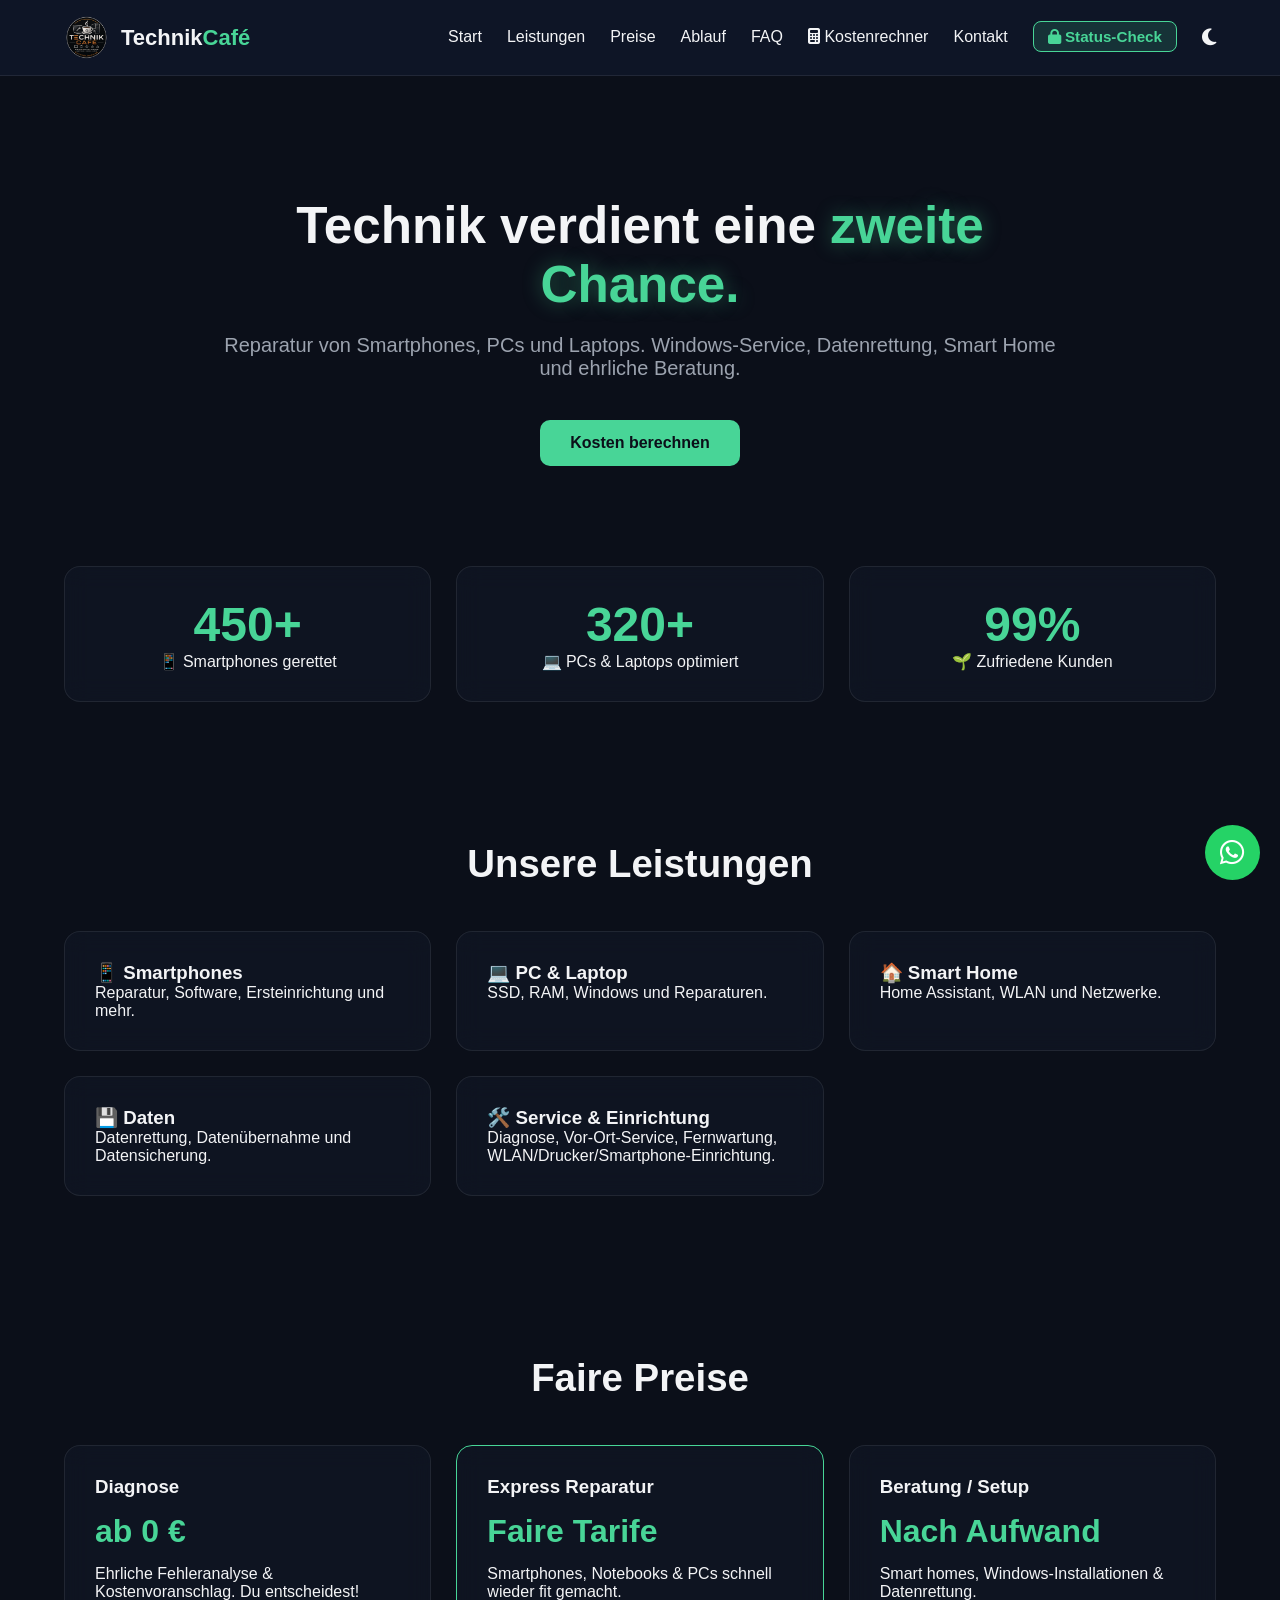
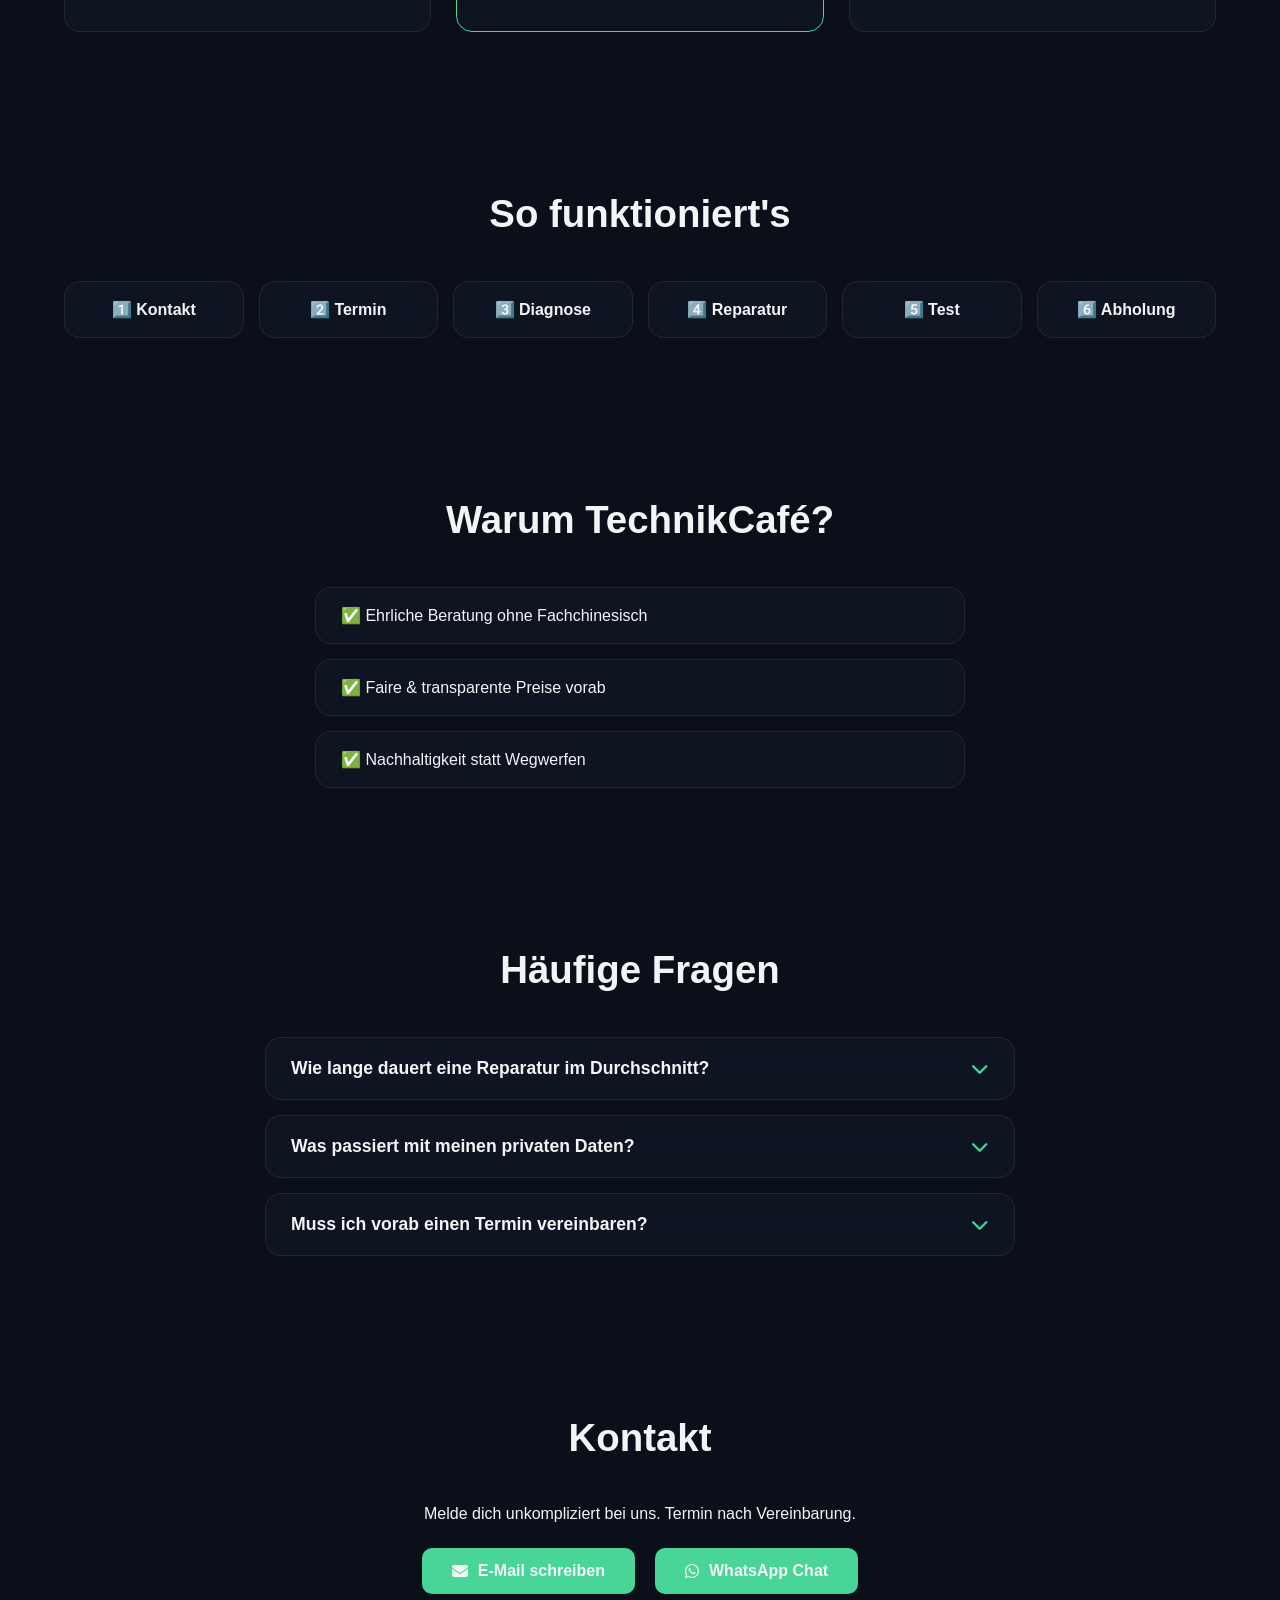
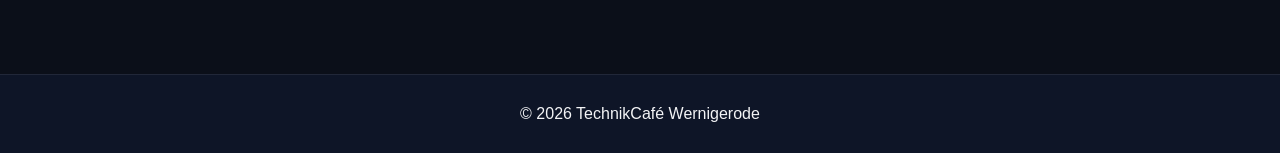
<file: index.html>
<!DOCTYPE html>
<html lang="de">
<head>
    <meta charset="UTF-8">
    <meta name="viewport" content="width=device-width, initial-scale=1.0">
    <title>TechnikCafé Wernigerode | Technik. Reparatur. Beratung.</title>
    <meta name="description" content="TechnikCafé in Wernigerode: Reparatur, IT-Service und Smart-Home-Einrichtung für PC, Notebook und Smartphone. Persönliche Beratung vor Ort.">
    <link rel="canonical" href="https://technikcafe.com/">
    <link rel="icon" type="image/x-icon" href="/favicon.ico">
    <link rel="apple-touch-icon" href="/favicon.ico">
    <link rel="stylesheet" href="style.css?v=2.1">
    <link rel="stylesheet" href="https://cdnjs.cloudflare.com/ajax/libs/font-awesome/6.4.0/css/all.min.css">
    <script type="application/ld+json">
    {
      "@context": "https://schema.org",
      "@type": "ElectronicsStore",
      "name": "TechnikCafé",
      "image": "https://technikcafe.com/assets/img/tc.png",
      "url": "https://technikcafe.com/",
      "address": {
        "@type": "PostalAddress",
        "addressLocality": "Wernigerode",
        "addressRegion": "Sachsen-Anhalt",
        "addressCountry": "DE"
      },
      "areaServed": "Wernigerode",
      "description": "Reparatur, IT-Service und Smart-Home-Einrichtung für PC, Notebook und Smartphone in Wernigerode."
    }
    </script>
</head>
<body>

    <div class="bg-animation"></div>

    <header>
        <nav>
            <div class="logo">
                <img src="assets/img/tc.png" alt="TechnikCafé Logo">
                <span>Technik<span class="accent">Café</span></span>
            </div>
            
            <input type="checkbox" id="menu-toggle" class="menu-toggle">
            <label for="menu-toggle" class="menu-hamburger">
                <span></span>
                <span></span>
                <span></span>
            </label>
            <label for="menu-toggle" class="nav-backdrop"></label>

            <ul>
                <li><a href="#start">Start</a></li>
                <li><a href="#leistungen">Leistungen</a></li>
                <li><a href="#preise">Preise</a></li>
                <li><a href="#ablauf">Ablauf</a></li>
                <li><a href="#faq">FAQ</a></li>
                <li><a href="#" id="calc-open-btn"><i class="fas fa-calculator"></i> Kostenrechner</a></li>
                <li><a href="#kontakt">Kontakt</a></li>
                <li><a href="#" id="login-open-btn" class="nav-login-btn"><i class="fas fa-lock"></i> Status-Check</a></li>
                <li>
                    <button id="theme-toggle" class="theme-btn" aria-label="Farbschema wechseln">
                        <i class="fas fa-moon id-dark"></i>
                        <i class="fas fa-sun id-light" style="display: none;"></i>
                    </button>
                </li>
            </ul>
        </nav>

        <section id="start" class="hero">
            <h1>Technik verdient eine <span class="glow-text">zweite Chance.</span></h1>
            <p>Reparatur von Smartphones, PCs und Laptops. Windows-Service, Datenrettung, Smart Home und ehrliche Beratung.</p>
            <a href="#" id="hero-calc-btn" class="button glow-btn">Kosten berechnen</a>
        </section>
    </header>

    <main>
        <section id="stats" class="stats">
            <div class="cards stats-grid">
                <div class="card glass stat-card">
                    <div class="stat-wrapper"><span class="stat-number" data-target="450">0</span><span class="stat-suffix">+</span></div>
                    <p>📱 Smartphones gerettet</p>
                </div>
                <div class="card glass stat-card">
                    <div class="stat-wrapper"><span class="stat-number" data-target="320">0</span><span class="stat-suffix">+</span></div>
                    <p>💻 PCs & Laptops optimiert</p>
                </div>
                <div class="card glass stat-card">
                    <div class="stat-wrapper"><span class="stat-number" data-target="99">0</span><span class="stat-suffix">%</span></div>
                    <p>🌱 Zufriedene Kunden</p>
                </div>
            </div>
        </section>

        <section id="leistungen" class="leistungen">
            <h2>Unsere Leistungen</h2>
            <div class="cards">
                <div class="card glass">
                    <h3>📱 Smartphones</h3>
                    <p>Reparatur, Software, Ersteinrichtung und mehr.</p>
                </div>
                <div class="card glass">
                    <h3>💻 PC & Laptop</h3>
                    <p>SSD, RAM, Windows und Reparaturen.</p>
                </div>
                <div class="card glass">
                    <h3>🏠 Smart Home</h3>
                    <p>Home Assistant, WLAN und Netzwerke.</p>
                </div>
                <div class="card glass">
                    <h3>💾 Daten</h3>
                    <p>Datenrettung, Datenübernahme und Datensicherung.</p>
                </div>
                <div class="card glass">
                    <h3>🛠️ Service & Einrichtung</h3>
                    <p>Diagnose, Vor-Ort-Service, Fernwartung, WLAN/Drucker/Smartphone-Einrichtung.</p>
                </div>
            </div>
        </section>

        <section id="preise" class="preise">
            <h2>Faire Preise</h2>
            <div class="cards">
                <div class="card glass price-card">
                    <h3>Diagnose</h3>
                    <div class="price">ab 0 €</div>
                    <p>Ehrliche Fehleranalyse & Kostenvoranschlag. Du entscheidest!</p>
                </div>
                <div class="card glass price-card featured">
                    <h3>Express Reparatur</h3>
                    <div class="price">Faire Tarife</div>
                    <p>Smartphones, Notebooks & PCs schnell wieder fit gemacht.</p>
                </div>
                <div class="card glass price-card">
                    <h3>Beratung / Setup</h3>
                    <div class="price">Nach Aufwand</div>
                    <p>Smart homes, Windows-Installationen & Datenrettung.</p>
                </div>
            </div>
        </section>

        <section id="ablauf" class="ablauf">
            <h2>So funktioniert's</h2>
            <div class="timeline">
                <div class="glass">1️⃣ Kontakt</div>
                <div class="glass">2️⃣ Termin</div>
                <div class="glass">3️⃣ Diagnose</div>
                <div class="glass">4️⃣ Reparatur</div>
                <div class="glass">5️⃣ Test</div>
                <div class="glass">6️⃣ Abholung</div>
            </div>
        </section>

        <section class="warum">
            <h2>Warum TechnikCafé?</h2>
            <ul class="warum-list">
                <li class="glass">✅ Ehrliche Beratung ohne Fachchinesisch</li>
                <li class="glass">✅ Faire & transparente Preise vorab</li>
                <li class="glass">✅ Nachhaltigkeit statt Wegwerfen</li>
            </ul>
        </section>

        <section id="faq" class="faq">
            <h2>Häufige Fragen</h2>
            <div class="faq-container">
                <div class="faq-item glass">
                    <div class="faq-question">
                        <span>Wie lange dauert eine Reparatur im Durchschnitt?</span>
                        <i class="fas fa-chevron-down"></i>
                    </div>
                    <div class="faq-answer">
                        <p>Viele Smartphone-Reparaturen (wie Display- oder Akkuwechsel) erledigen wir innerhalb weniger Stunden. Bei aufwendigeren PC-Fehlersuchen oder Datenrettungen kann es 1-3 Werktage dauern. Wir geben dir bei der Diagnose immer eine genaue Einschätzung.</p>
                    </div>
                </div>

                <div class="faq-item glass">
                    <div class="faq-question">
                        <span>Was passiert mit meinen privaten Daten?</span>
                        <i class="fas fa-chevron-down"></i>
                    </div>
                    <div class="faq-answer">
                        <p>Deine Daten sind bei uns absolut sicher. Datenschutz hat höchste Priorität. Sofern es für die Reparatur nicht zwingend notwendig ist, verlangen wir keine Sperrcodes. Vor größeren Eingriffen versuchen wir zudem immer, deine Daten redundant zu sichern.</p>
                    </div>
                </div>

                <div class="faq-item glass">
                    <div class="faq-question">
                        <span>Muss ich vorab einen Termin vereinbaren?</span>
                        <i class="fas fa-chevron-down"></i>
                    </div>
                    <div class="faq-answer">
                        <p>Ja, bitte halte kurz Rücksprache mit uns per WhatsApp oder E-Mail. Da wir uns für jede Beratung und Diagnose ausreichend Zeit nehmen möchten, arbeiten wir ausschließlich nach vorheriger Terminvereinbarung.</p>
                    </div>
                </div>
            </div>
        </section>

        <section id="kontakt" class="kontakt">
            <h2>Kontakt</h2>
            <p>Melde dich unkompliziert bei uns. Termin nach Vereinbarung.</p>
            <div class="kontakt-buttons">
                <a href="mailto:service@technikcafe.com" class="button glass"><i class="fas fa-envelope"></i> E-Mail schreiben</a>
                <a href="https://wa.me/4915736841062" class="button glass whatsapp-btn" target="_blank" rel="noopener noreferrer"><i class="fab fa-whatsapp"></i> WhatsApp Chat</a>
            </div>
        </section>
    </main>

    <div id="calc-modal" class="modal-overlay">
        <div class="modal-content glass calc-modal-content">
            <button id="calc-close-btn" class="modal-close" aria-label="Schließen">&times;</button>
            <h3><i class="fas fa-calculator"></i> Kostenrechner</h3>
            <p class="modal-desc">Wähle Schritt für Schritt deine Optionen, um eine realistische Preisschätzung zu erhalten.</p>
            <p class="calc-note">ℹ️ Ausgegraute Leistungen sind aktuell pausiert – bei Bedarf einfach direkt bei uns anfragen.</p>
            
            <div class="input-group">
                <label for="calc-main-cat">1. Bereich wählen</label>
                <select id="calc-main-cat">
                    <option value="smartphone">📱 Smartphone Reparatur</option>
                    <option value="computer">💻 PC & Laptop Service</option>
                    <option value="software-network">💿 Software & Daten</option>
                    <option value="service">🛠️ Service & Einrichtung</option>
                </select>
            </div>

            <div class="input-group" id="group-brand">
                <label>2. Marke / System</label>
                <div id="calc-brand" class="option-pills"></div>
            </div>

            <div class="input-group" id="group-model">
                <label for="calc-model-series">3. Modellreihe / Generation</label>
                <select id="calc-model-series">
                    </select>
            </div>

            <div class="input-group">
                <label for="calc-service">4. Defekt / gewünschter Dienst</label>
                <select id="calc-service">
                    </select>
            </div>

            <div class="price-display-box">
                <span class="price-label">Voraussichtlicher Richtpreis:</span>
                <div id="calc-price-result" class="calculated-price">0 €</div>
                <p class="price-disclaimer">*Preise basieren auf marktüblichen Ersatzteilkosten und kalkulierter Arbeitszeit. Der exakte Festpreis wird nach einer Überprüfung vor Ort ermittelt.</p>
            </div>

            <a href="#" id="calc-whatsapp-btn" target="_blank" rel="noopener noreferrer" class="button whatsapp-calc-btn">
                <i class="fab fa-whatsapp"></i> Kostenschätzung via WhatsApp anfragen
            </a>
        </div>
    </div>

    <div id="login-modal" class="modal-overlay">
        <div class="modal-content glass">
            <button id="login-close-btn" class="modal-close" aria-label="Schließen">&times;</button>
            <h3><i class="fas fa-tools"></i> Status abrufen</h3>
            <p class="modal-desc">Gib deine Daten ein, um den aktuellen Stand deiner Reparatur live einzusehen.</p>
            
            <form id="status-check-form" onsubmit="return handleStatusCheck(event);">
                <div class="input-group">
                    <label for="trackingcode">Tracking-Code (aus deiner Bestätigungsmail)</label>
                    <input type="text" id="trackingcode" placeholder="z.B. zjoaaeryoi4yayp9" required>
                </div>
                <div class="input-group">
                    <label for="login-email">E-Mail-Adresse</label>
                    <input type="email" id="login-email" placeholder="deine@email.de" required>
                </div>
                <button type="submit" class="button form-submit-btn">Status prüfen</button>
            </form>
        </div>
    </div>

    <a href="https://wa.me/4915736841062" class="whatsapp-float" target="_blank" rel="noopener noreferrer">
        <i class="fab fa-whatsapp"></i>
    </a>

    <footer>
        <p>&copy; 2026 TechnikCafé Wernigerode</p>
    </footer>

    <script>
        // --- COUNTER LOGIK ---
        const stats = document.querySelectorAll('.stat-number');
        const startCounter = (entries, observer) => {
            entries.forEach(entry => {
                if (entry.isIntersecting) {
                    const target = entry.target;
                    const targetNumber = parseInt(target.getAttribute('data-target'), 10);
                    let currentNumber = 0;
                    const duration = 1500;
                    const stepTime = Math.max(Math.floor(duration / targetNumber), 15);
                    
                    const counter = setInterval(() => {
                        currentNumber += Math.ceil(targetNumber / (duration / stepTime));
                        if (currentNumber >= targetNumber) {
                            target.innerText = targetNumber;
                            clearInterval(counter);
                        } else {
                            target.innerText = currentNumber;
                        }
                    }, stepTime);
                    observer.unobserve(target);
                }
            });
        };
        const observer = new IntersectionObserver(startCounter, { threshold: 0.3 });
        stats.forEach(stat => observer.observe(stat));

        // --- FAQ INTERAKTIV ---
        const faqHeaders = document.querySelectorAll('.faq-question');
        faqHeaders.forEach(header => {
            header.addEventListener('click', () => {
                const item = header.parentElement;
                document.querySelectorAll('.faq-item').forEach(otherItem => {
                    if (otherItem !== item) otherItem.classList.remove('active');
                });
                item.classList.toggle('active');
            });
        });

        // --- LIGHT/DARK MODE TOGGLE ---
        const themeToggle = document.getElementById('theme-toggle');
        const moonIcon = themeToggle.querySelector('.id-dark');
        const sunIcon = themeToggle.querySelector('.id-light');

        if (localStorage.getItem('theme') === 'light') {
            document.body.classList.add('light-mode');
            moonIcon.style.display = 'none';
            sunIcon.style.display = 'inline-block';
        }

        themeToggle.addEventListener('click', () => {
            document.body.classList.toggle('light-mode');
            if (document.body.classList.contains('light-mode')) {
                localStorage.setItem('theme', 'light');
                moonIcon.style.display = 'none';
                sunIcon.style.display = 'inline-block';
            } else {
                localStorage.setItem('theme', 'dark');
                moonIcon.style.display = 'inline-block';
                sunIcon.style.display = 'none';
            }
        });

        // --- REPARATURSTATUS WEITERLEITUNG ---
        function handleStatusCheck(event) {
            event.preventDefault();
            const trackingCode = document.getElementById('trackingcode').value.trim();
            const email = document.getElementById('login-email').value.trim();
            const baseUrl = 'https://status.technikcafe.com:8843/public/ticket/view.php';
            const url = baseUrl + '?entity=1&track_id=' + encodeURIComponent(trackingCode) + '&email=' + encodeURIComponent(email);
            window.open(url, '_blank');
            return false;
        }

        // --- MODAL EVENT STEUERUNG ---
        const loginOpenBtn = document.getElementById('login-open-btn');
        const loginCloseBtn = document.getElementById('login-close-btn');
        const loginModal = document.getElementById('login-modal');
        
        const calcOpenBtn = document.getElementById('calc-open-btn');
        const heroCalcBtn = document.getElementById('hero-calc-btn');
        const calcCloseBtn = document.getElementById('calc-close-btn');
        const calcModal = document.getElementById('calc-modal');
        
        const menuToggle = document.getElementById('menu-toggle');

        loginOpenBtn.addEventListener('click', (e) => {
            e.preventDefault();
            loginModal.classList.add('open');
            if (menuToggle) menuToggle.checked = false; 
        });
        loginCloseBtn.addEventListener('click', () => loginModal.classList.remove('open'));

        const openCalc = (e) => {
            e.preventDefault();
            calcModal.classList.add('open');
            if (menuToggle) menuToggle.checked = false;
        };
        calcOpenBtn.addEventListener('click', openCalc);
        heroCalcBtn.addEventListener('click', openCalc);
        calcCloseBtn.addEventListener('click', () => calcModal.classList.remove('open'));

        window.addEventListener('click', (e) => {
            if (e.target === loginModal) loginModal.classList.remove('open');
            if (e.target === calcModal) calcModal.classList.remove('open');
        });

        // --- 🧮 MARKTÜBLICHE & HOCHKALKULIERTE PREIS-DATENBANK ---
        const db = {
            smartphone: {
                brands: { apple: "Apple iPhone", samsung: "Samsung Galaxy", android: "Android (allgemein - alle Hersteller)" },
                series: {
                    apple: {
                        iph1617: "iPhone 16 / 17 Serie",
                        iph1315: "iPhone 13 / 14 / 15 Serie",
                        iph1112: "iPhone 11 / 12 Serie",
                        ipholder: "iPhone X / XR / SE (Älter)"
                    },
                    samsung: {
                        galaxyS: "Galaxy S-Reihe (High-End)",
                        galaxyA: "Galaxy A-Reihe (Mittelklasse)"
                    },
                    android: {
                        androidall: "Alle Android-Geräte (Samsung, Xiaomi, Huawei, etc.)"
                    }
                },
                services: {
                    iph1617: [
                        { text: "📱 Displaytausch (Hochwertiges OLED)", price: "ab 149 €", disabled: true },
                        { text: "🔋 Akkuwechsel (Premium-Zelle)", price: "99 €", disabled: true },
                        { text: "📸 Hauptkamera-Glas hinten tauschen", price: "49 €" },
                        { text: "🔌 Ladeanschluss Reinigung & Service", price: "29 €" }
                    ],
                    iph1315: [
                        { text: "📱 Displaytausch (OLED Originalqualität)", price: "ab 129 €", disabled: true },
                        { text: "🔋 Akkuwechsel (Premium)", price: "89 €", disabled: true },
                        { text: "🔌 USB-C / Lightning Ladebuchse Tausch", price: "79 €" }
                    ],
                    iph1112: [
                        { text: "📱 Displaytausch", price: "ab 99 €", disabled: true },
                        { text: "🔋 Akkuwechsel", price: "79 €", disabled: true },
                        { text: "🔙 Glas-Rückseite erneuern (Laser-Verfahren)", price: "89 €" }
                    ],
                    ipholder: [
                        { text: "📱 Displaywechsel komplett", price: "79 €", disabled: true },
                        { text: "🔋 Akkuwechsel", price: "59 €", disabled: true }
                    ],
                    galaxyS: [
                        { text: "📱 Displaywechsel (Original Service Pack)", price: "ab 169 €", disabled: true },
                        { text: "🔋 Akkuwechsel (Original)", price: "79 €", disabled: true },
                        { text: "🔌 USB-C Ladebuchse Kompletttausch", price: "69 €" },
                        { text: "📸 Kamera-Glas Rückseite wechseln", price: "39 €" }
                    ],
                    galaxyA: [
                        { text: "📱 Displaywechsel komplett", price: "ab 89 €", disabled: true },
                        { text: "🔋 Akkuwechsel", price: "59 €", disabled: true },
                        { text: "🔌 Ladeanschluss-Platine tauschen", price: "49 €" }
                    ],
                    androidall: [
                        { text: "📲 Android-Ersteinrichtung (Google-Konto, Sicherheit, wichtige Apps)", price: "34,99 €" },
                        { text: "📥 Apps installieren & einrichten (bis 10 Apps)", price: "19,99 €" },
                        { text: "🦠 Android-Virenentfernung (schädliche Apps / QR-Code-Viren)", price: "49,99 €" },
                        { text: "🔄 Datensicherung vor Werksreset", price: "29,99 €" }
                    ]
                }
            },
            computer: {
                brands: { pc: "Desktop Windows PC", laptop: "Notebook / Laptop" },
                series: {
                    pc: { standard: "Komplettsystem / Eigenbau PC" },
                    laptop: { standard: "Multimedia & Office Notebook" }
                },
                services: {
                    standard: [
                        { text: "💾 SSD-Einbau (ohne Umzug)", price: "29,99 €" },
                        { text: "🧠 RAM-Einbau", price: "19,99 €" },
                        { text: "🚀 500GB SSD-Upgrade inkl. Windows & Datenumzug", price: "99 €" },
                        { text: "🚀 1TB SSD-Upgrade inkl. Windows & Datenumzug", price: "139 €" },
                        { text: "🧹 Notebook-Innenreinigung", price: "48,99 €" },
                        { text: "🧴 Reinigung + Wärmeleitpaste", price: "59,99 €" },
                        { text: "🔌 Netzteil-Austausch bei Defekt (zzgl. Hardware)", price: "49 €" },
                        { text: "💻 Notebook Displaytausch (15.6 Zoll IPS Standard)", price: "ab 149 €" }
                    ]
                }
            },
            "software-network": {
                brands: { software: "Betriebssystem & Daten" },
                series: {
                    software: { softall: "Windows, Daten & Sicherheit" }
                },
                services: {
                    softall: [
                        { text: "💿 Windows 11 Neuinstallation", price: "60 €" },
                        { text: "🔧 Treiber- und Update-Service", price: "29,99 €" },
                        { text: "🛡️ Virenentfernung", price: "69,99 €" },
                        { text: "⚡ PC-Optimierung", price: "39,99 €" },
                        { text: "📦 Datenübernahme bis 250 GB", price: "39,99 €" },
                        { text: "📦 Datenübernahme bis 1 TB", price: "69,99 €" },
                        { text: "💾 Logische Datenrettung (wichtige Bilder & Dokumente)", price: "ab 79 €" }
                    ]
                }
            },
            service: {
                brands: { allgemein: "Allgemeiner Service" },
                series: {
                    allgemein: { allgemein: "Diagnose, Vor-Ort & Einrichtung" }
                },
                services: {
                    allgemein: [
                        { text: "🔍 Fehlerdiagnose (1 Std., netto)", price: "29 €" },
                        { text: "📋 Kostenvoranschlag (bei Auftrag kostenlos)", price: "20 €" },
                        { text: "🚗 Vor-Ort-Service (erste Stunde)", price: "79,99 €" },
                        { text: "💻 Fernwartung (je 30 Min.)", price: "29,99 €" },
                        { text: "🌐 WLAN-/Router-Einrichtung", price: "39,99 €" },
                        { text: "🖨️ Drucker einrichten", price: "29,99 €" },
                        { text: "📲 Smartphone-Ersteinrichtung", price: "29,99 €" },
                        { text: "🛡️ Displayfolie montieren", price: "9,99 €" },
                        { text: "🏠 Home Assistant Smart-Home Beratung & Basis-Setup", price: "Nach Aufwand" }
                    ]
                }
            }
        };

        const disabledBrands = { smartphone: ["apple", "samsung"] };

        const mainCatSelect = document.getElementById('calc-main-cat');
        const brandContainer = document.getElementById('calc-brand');
        const modelSelect = document.getElementById('calc-model-series');
        const serviceSelect = document.getElementById('calc-service');
        const priceResult = document.getElementById('calc-price-result');
        const whatsappCalcBtn = document.getElementById('calc-whatsapp-btn');
        let selectedBrand = null;

        function rebuildDropdowns() {
            const mainCat = mainCatSelect.value;
            const currentData = db[mainCat];
            const disabledList = disabledBrands[mainCat] || [];

            brandContainer.innerHTML = "";
            selectedBrand = null;
            for (let key in currentData.brands) {
                const isDisabled = disabledList.includes(key);
                if (isDisabled) continue; // Komplett ausblenden statt nur ausgrauen
                let pill = document.createElement('div');
                pill.className = "option-pill";
                pill.dataset.key = key;
                pill.textContent = currentData.brands[key];
                if (selectedBrand === null) selectedBrand = key;
                pill.addEventListener('click', () => {
                    selectedBrand = key;
                    brandContainer.querySelectorAll('.option-pill').forEach(p => p.classList.remove('active'));
                    pill.classList.add('active');
                    updateModels();
                });
                brandContainer.appendChild(pill);
            }
            if (selectedBrand !== null) {
                brandContainer.querySelector(`[data-key="${selectedBrand}"]`).classList.add('active');
            }

            updateModels();
        }

        function updateModels() {
            const mainCat = mainCatSelect.value;
            const brand = selectedBrand;
            const currentData = db[mainCat];

            modelSelect.innerHTML = "";
            const models = currentData.series[brand];
            for (let key in models) {
                let opt = document.createElement('option');
                opt.value = key;
                opt.textContent = models[key];
                modelSelect.appendChild(opt);
            }

            updateServices();
        }

        function updateServices() {
            const mainCat = mainCatSelect.value;
            const modelKey = modelSelect.value;

            const services = db[mainCat].services[modelKey] || [];

            serviceSelect.innerHTML = "";
            let firstEnabledIndex = null;
            services.forEach((service, index) => {
                let opt = document.createElement('option');
                opt.value = index;
                opt.textContent = service.disabled ? `${service.text} — pausiert` : service.text;
                if (service.disabled) opt.disabled = true;
                else if (firstEnabledIndex === null) firstEnabledIndex = index;
                serviceSelect.appendChild(opt);
            });
            if (firstEnabledIndex !== null) serviceSelect.value = firstEnabledIndex;

            showFinalPrice();
        }

        function showFinalPrice() {
            const mainCat = mainCatSelect.value;
            const modelKey = modelSelect.value;

            const serviceIndex = serviceSelect.value;
            const services = db[mainCat].services[modelKey] || [];
            const selectedService = services[serviceIndex];

            if (selectedService && !selectedService.disabled) {
                priceResult.textContent = selectedService.price;
                
                const phone = "4915736841062";
                const text = `Hallo TechnikCafé, ich habe euren Rechner genutzt. Ich interessiere mich für folgenden Service:\n👉 ${selectedService.text} (${selectedService.price}).\nWann hättet ihr Zeit für eine genauere Absprache oder Diagnose?`;
                whatsappCalcBtn.href = `https://wa.me/${phone}?text=${encodeURIComponent(text)}`;
            }
        }

        mainCatSelect.addEventListener('change', rebuildDropdowns);
        modelSelect.addEventListener('change', updateServices);
        serviceSelect.addEventListener('change', showFinalPrice);

        rebuildDropdowns();
    </script>
</body>
</html>
</file>
<file: style.css>
/* --- 🎨 SYSTEM-VARIABLEN (Standard: Dark Mode) --- */
:root {
    --bg-color: #0b0f19;
    --surface-glass: rgba(17, 24, 39, 0.6);
    --border-glass: rgba(255, 255, 255, 0.08);
    --accent: #48d597;
    --accent-glow: rgba(72, 213, 151, 0.4);
    --text-main: #f3f4f6;
    --text-muted: #9ca3af;
    --nav-bg: rgba(15, 23, 42, 0.8);
    --input-bg: rgba(31, 41, 55, 0.5);
}

/* 🌓 LIGHT MODE VARIANTE */
body.light-mode {
    --bg-color: #f0f4f8 !important;
    --surface-glass: rgba(255, 255, 255, 0.75) !important;
    --border-glass: rgba(15, 23, 42, 0.08) !important;
    --accent: #10b981 !important;
    --accent-glow: rgba(16, 185, 129, 0.2) !important;
    --text-main: #0f172a !important;
    --text-muted: #475569 !important;
    --nav-bg: rgba(226, 232, 240, 0.85) !important;
    --input-bg: rgba(255, 255, 255, 0.9) !important;
}

* {
    margin: 0;
    padding: 0;
    box-sizing: border-box;
    scroll-behavior: smooth;
}

html, body {
    width: 100%;
    max-width: 100%;
    overflow-x: hidden;
    background: var(--bg-color);
    color: var(--text-main);
    font-family: 'Segoe UI', Roboto, Helvetica, Arial, sans-serif;
    transition: background-color 0.3s ease, color 0.3s ease;
}

.bg-animation {
    position: fixed;
    top: 0;
    left: 0;
    width: 100vw;
    height: 100vh;
    background: radial-gradient(circle at 15% 20%, rgba(72, 213, 151, 0.06) 0%, transparent 45%);
    z-index: -1;
    pointer-events: none;
}

.glass {
    background: var(--surface-glass);
    backdrop-filter: blur(12px);
    -webkit-backdrop-filter: blur(12px);
    border: 1px solid var(--border-glass);
    border-radius: 16px;
}

.accent { color: var(--accent); }

/* 🧭 NAVIGATION & STATUS-BUTTON */
nav {
    display: flex;
    justify-content: space-between;
    align-items: center;
    padding: 15px 5%;
    background: var(--nav-bg);
    position: sticky;
    top: 0;
    z-index: 100;
    border-bottom: 1px solid var(--border-glass);
}

.logo { display: flex; align-items: center; gap: 12px; font-size: 22px; font-weight: 800; }
.logo img { height: 45px; }
nav ul { display: flex; gap: 25px; list-style: none; align-items: center; }
nav a { color: var(--text-main); text-decoration: none; font-weight: 500; transition: color 0.2s; }
nav a:hover { color: var(--accent); }

.nav-login-btn {
    background: rgba(72, 213, 151, 0.15);
    border: 1px solid var(--accent);
    padding: 6px 14px;
    border-radius: 8px;
    font-size: 0.95rem;
    color: var(--accent) !important;
    font-weight: 600;
}
.nav-login-btn:hover {
    background: var(--accent);
    color: #0b0f19 !important;
}
body.light-mode .nav-login-btn:hover { color: #fff !important; }

.theme-btn { background: transparent; border: none; color: var(--text-main); font-size: 1.2rem; cursor: pointer; display: flex; }
.menu-toggle, .menu-hamburger, .nav-backdrop { display: none; }

/* 🚀 HERO SECTION */
.hero { text-align: center; padding: 120px 20px 80px 20px; max-width: 900px; margin: 0 auto; }
.hero h1 { font-size: 3.2rem; font-weight: 800; margin-bottom: 20px; }
.glow-text { color: var(--accent); text-shadow: 0 0 20px var(--accent-glow); }
.hero p { font-size: 1.25rem; color: var(--text-muted); margin-bottom: 40px; }

.button {
    display: inline-block;
    background: var(--accent);
    padding: 14px 30px;
    border-radius: 10px;
    text-decoration: none;
    font-weight: bold;
    color: #0b0f19;
    border: none;
    cursor: pointer;
}
body.light-mode .button { color: #fff; }

/* 📊 STATISTIKEN */
.stats { padding: 20px 5% 60px 5%; }
.stats-grid { display: grid; grid-template-columns: repeat(auto-fit, minmax(220px, 1fr)); gap: 20px; }
.stat-card { text-align: center; padding: 25px; }
.stat-wrapper { font-size: 3rem; font-weight: 800; color: var(--accent); }

/* 📦 BOXEN & LAYOUTS */
section { padding: 80px 5%; }
h2 { font-size: 2.4rem; margin-bottom: 45px; text-align: center; }
.cards { display: grid; grid-template-columns: repeat(auto-fit, minmax(280px, 1fr)); gap: 25px; }
.card { padding: 30px; }
.price { font-size: 2rem; font-weight: bold; color: var(--accent); margin: 15px 0; }
.featured { border: 1px solid var(--accent); }

.timeline { display: grid; grid-template-columns: repeat(auto-fit, minmax(140px, 1fr)); gap: 15px; }
.timeline div { padding: 18px; text-align: center; font-weight: 600; }
.warum-list { list-style: none; max-width: 650px; margin: 0 auto; display: flex; flex-direction: column; gap: 15px; }
.warum-list li { padding: 18px 25px; }

/* 🙋‍♂️ FAQ ACCORDION */
.faq-container { max-width: 750px; margin: 0 auto; display: flex; flex-direction: column; gap: 15px; }
.faq-item { overflow: hidden; padding: 0; }
.faq-question { padding: 20px 25px; display: flex; justify-content: space-between; align-items: center; cursor: pointer; font-size: 1.1rem; font-weight: 600; user-select: none; }
.faq-question i { color: var(--accent); transition: transform 0.3s ease; }
.faq-answer { max-height: 0; overflow: hidden; transition: max-height 0.3s ease, padding 0.3s ease; padding: 0 25px; }
.faq-answer p { color: var(--text-muted); padding-bottom: 20px; font-size: 1rem; }
.faq-item.active .faq-answer { max-height: 300px; }
.faq-item.active .faq-question i { transform: rotate(180deg); }

/* 🔒 MODAL OVERLAY POSITIONIERUNG */
.modal-overlay {
    position: fixed;
    top: 0;
    left: 0;
    width: 100%;
    height: 100vh;
    background: rgba(11, 15, 25, 0.85);
    backdrop-filter: blur(12px);
    -webkit-backdrop-filter: blur(12px);
    z-index: 9999;
    display: flex;
    justify-content: center;
    align-items: center;
    opacity: 0;
    pointer-events: none;
    transition: opacity 0.3s ease;
    padding: 20px;
}
.modal-overlay.open { opacity: 1; pointer-events: auto; }

.modal-content {
    width: 100%;
    max-width: 420px;
    max-height: 88vh;
    overflow-y: auto;
    -webkit-overflow-scrolling: touch;
    padding: 30px 25px;
    position: relative;
    box-shadow: 0 20px 40px rgba(0, 0, 0, 0.5);
    text-align: left;
    box-sizing: border-box;
}

.calc-modal-content { max-width: 500px !important; }

.modal-close {
    position: absolute;
    top: 15px;
    right: 20px;
    background: transparent !important;
    border: none !important;
    font-size: 2.2rem;
    color: var(--text-muted);
    cursor: pointer;
    line-height: 1;
}
.modal-close:hover { color: var(--accent); }

.modal-content h3 { 
    font-size: 1.4rem; margin-bottom: 8px; margin-top: 10px;
    display: flex; align-items: center; gap: 10px; color: var(--text-main);
}
.modal-desc { color: var(--text-muted); font-size: 0.9rem; margin-bottom: 25px; line-height: 1.4; }

/* INPUT & CONTROLS IN MODALEN */
.input-group {
    display: flex;
    flex-direction: column;
    gap: 6px;
    margin-bottom: 18px;
    width: 100%;
}
.input-group label { font-size: 0.85rem; font-weight: 600; color: var(--text-main); }
.input-group input, .input-group select {
    width: 100%;
    background: var(--input-bg);
    border: 1px solid var(--border-glass);
    padding: 12px 14px;
    border-radius: 8px;
    color: var(--text-main);
    font-size: 1rem;
    outline: none;
    box-sizing: border-box;
    font-family: inherit;
}
.input-group input:focus, .input-group select:focus { 
    border-color: var(--accent); 
    box-shadow: 0 0 10px var(--accent-glow);
}
.input-group select option { background: var(--bg-color); color: var(--text-main); }
.input-group select option:disabled { color: var(--text-muted); font-style: italic; }

/* 🔘 MARKEN-PILLS IM KOSTENRECHNER */
.option-pills { display: flex; flex-wrap: wrap; gap: 8px; }
.option-pill {
    padding: 10px 16px;
    border-radius: 8px;
    border: 1px solid var(--border-glass);
    background: var(--input-bg);
    color: var(--text-main);
    cursor: pointer;
    font-size: 0.9rem;
    font-weight: 600;
    transition: all 0.2s ease;
    user-select: none;
}
.option-pill:hover:not(.disabled) { border-color: var(--accent); }
.option-pill.active {
    border-color: var(--accent);
    color: var(--accent);
    box-shadow: 0 0 10px var(--accent-glow);
}
.option-pill.disabled {
    opacity: 0.4;
    text-decoration: line-through;
    cursor: not-allowed;
    pointer-events: none;
}
.form-submit-btn { width: 100%; margin-top: 10px; border: none; text-align: center; }

/* 🧮 KOSTENRECHNER DESIGN */
.price-display-box {
    background: rgba(255, 255, 255, 0.02);
    border: 1px dashed var(--border-glass);
    border-radius: 12px;
    padding: 20px 15px;
    text-align: center;
    margin: 20px 0;
}
.price-label { font-size: 0.85rem; color: var(--text-muted); text-transform: uppercase; }
.calculated-price { font-size: 2.8rem; font-weight: 800; color: var(--accent); margin: 5px 0; text-shadow: 0 0 15px var(--accent-glow); }
.price-disclaimer { font-size: 0.75rem; color: var(--text-muted); line-height: 1.3; }
.calc-note { font-size: 0.8rem; color: var(--text-muted); margin: -10px 0 15px 0; line-height: 1.4; }

.whatsapp-calc-btn {
    width: 100%;
    background-color: #25d366;
    color: #fff !important;
    display: flex;
    align-items: center;
    justify-content: center;
    gap: 10px;
    padding: 12px 20px;
    border-radius: 10px;
    font-size: 1rem;
    border: none;
    text-decoration: none;
    font-weight: bold;
}
.whatsapp-calc-btn:hover { background-color: #20ba59; }

/* 📞 DIREKTER KONTAKT & FOOTER */
.kontakt { text-align: center; }
.kontakt-buttons { display: flex; justify-content: center; gap: 20px; flex-wrap: wrap; margin-top: 25px; }
.kontakt-buttons .button { color: var(--text-main); display: flex; align-items: center; gap: 10px; }
body.light-mode .kontakt-buttons .button:first-child { color: #fff; }
footer { padding: 30px; text-align: center; background: rgba(15, 23, 42, 0.9); border-top: 1px solid var(--border-glass); }
body.light-mode footer { background: rgba(226, 232, 240, 0.9); }
.whatsapp-float { position: fixed; bottom: 20px; right: 20px; background-color: #25d366; color: #fff; border-radius: 50%; width: 55px; height: 55px; display: flex; align-items: center; justify-content: center; font-size: 28px; z-index: 99; text-decoration: none; }

/* 📱 RESPONSIVENESS (SMARTPHONES) */
@media (max-width: 768px) {
    .hero h1 { font-size: 2.0rem; }
    section { padding: 50px 5%; }
    
    .menu-hamburger { display: flex; flex-direction: column; gap: 5px; }
    .menu-hamburger span { display: block; width: 26px; height: 3px; background: var(--text-main); }

    .nav-backdrop {
        display: block;
        position: fixed;
        top: 0;
        left: 0;
        width: 100%;
        height: 100vh;
        background: rgba(0, 0, 0, 0.4);
        z-index: 90;
        opacity: 0;
        pointer-events: none;
        transition: opacity 0.3s ease;
    }
    .menu-toggle:checked ~ .nav-backdrop {
        opacity: 1;
        pointer-events: auto;
    }

    nav ul {
        position: fixed;
        top: 0;
        right: -100%;
        width: 80%;
        height: 100vh;
        background: var(--bg-color);
        flex-direction: column;
        justify-content: center;
        align-items: center;
        gap: 35px;
        transition: right 0.4s ease-in-out;
        z-index: 95;
    }
    .menu-toggle:checked ~ ul { right: 0; }
    .nav-login-btn { width: 80%; text-align: center; padding: 12px 0; }
}
</file>
